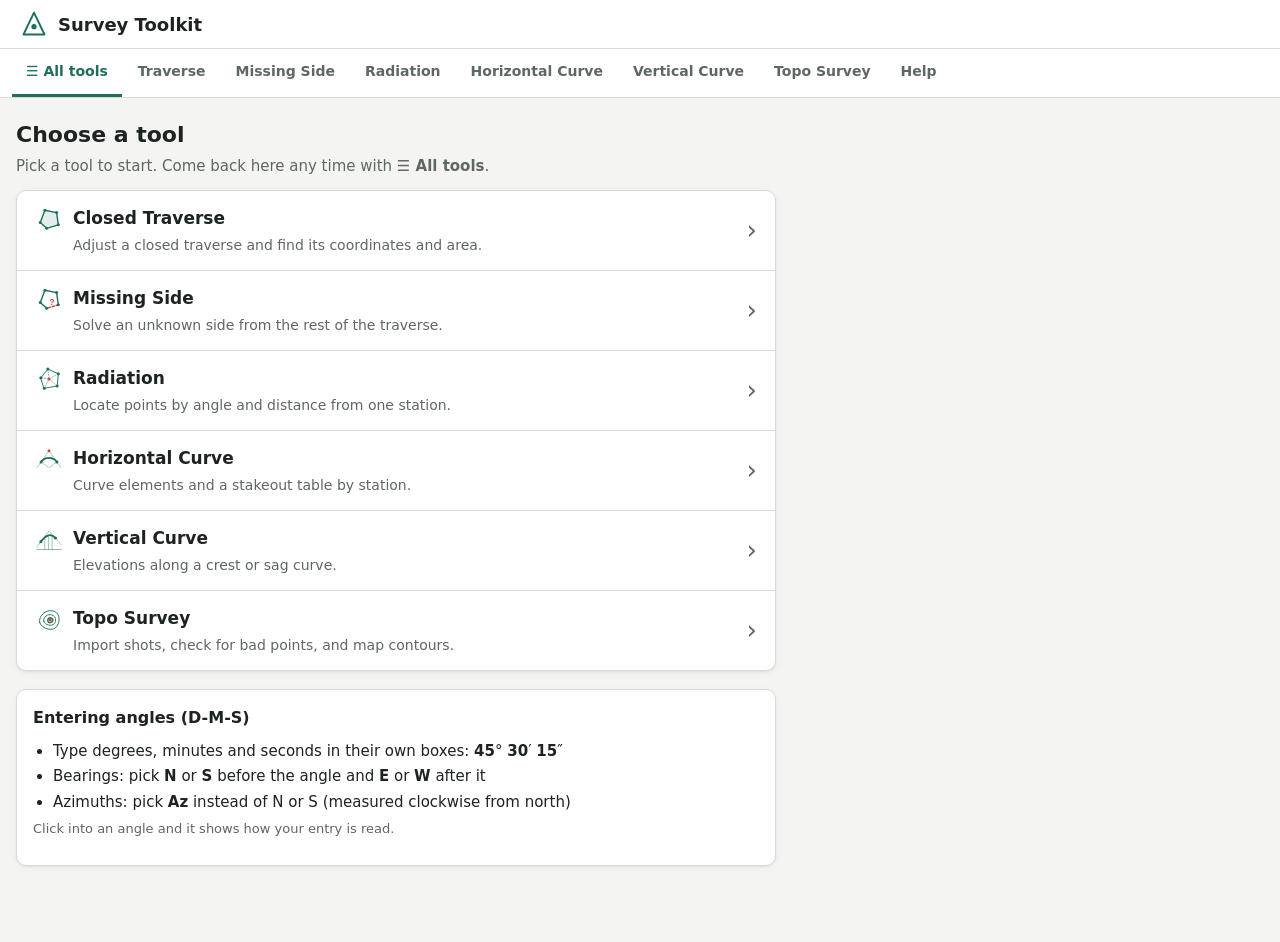
<file: index.html>
<!doctype html>
<html lang="en">
<head>
  <meta charset="utf-8">
  <meta name="viewport" content="width=device-width, initial-scale=1">
  <title>Survey Toolkit</title>
  <meta name="description" content="Engineering surveying calculations: traverses, missing sides, radiation, horizontal and vertical curves, and topographic surface analysis.">
  <link rel="stylesheet" href="css/styles.css?v=20261112b">
</head>
<body>
  <header class="app-header">
    <div class="brand" role="button" tabindex="0" data-go="home" title="Back to the tool menu">
      <svg viewBox="0 0 32 32" width="28" height="28" aria-hidden="true"><path d="M16 3 4 28h24L16 3Z" fill="none" stroke="currentColor" stroke-width="2.2" stroke-linejoin="round"/><circle cx="16" cy="19" r="3" fill="currentColor"/></svg>
      <span>Survey Toolkit</span>
    </div>
    <!-- Shared settings; each tool's form has visible copies that stay in sync. -->
    <select id="units" hidden>
      <option value="ft">Feet</option>
      <option value="m">Meters</option>
    </select>
    <select id="secDec" hidden>
      <option value="0">1"</option>
      <option value="1">0.1"</option>
    </select>
  </header>

  <nav class="tabs" role="tablist">
    <button role="tab" data-tab="home" class="active home-tab">☰ All tools</button>
    <button role="tab" data-tab="traverse">Traverse</button>
    <button role="tab" data-tab="missing">Missing Side</button>
    <button role="tab" data-tab="radiation">Radiation</button>
    <button role="tab" data-tab="hcurve">Horizontal Curve</button>
    <button role="tab" data-tab="vcurve">Vertical Curve</button>
    <button role="tab" data-tab="topo">Topo Survey</button>
    <button role="tab" data-tab="help">Help</button>
  </nav>

  <main>
    <!-- ================= TRAVERSE ================= -->
    <section id="tab-home" class="tab-panel active">
      <div class="panel-head">
        <h1>Choose a tool</h1>
        <p>Pick a tool to start. Come back here any time with <strong>☰ All tools</strong>.</p>
      </div>
      <div class="tool-list">
        <button class="tool-item" data-go="traverse">
          <span class="tool-text"><span class="tool-title"><svg class="tool-icon" width="32" height="32" viewBox="0 0 48 48" fill="none" stroke="currentColor" stroke-width="2.4" stroke-linejoin="round" stroke-linecap="round" aria-hidden="true"><path d="M9 30 17 9 37 13 40 34 20 40Z" fill="currentColor" fill-opacity="0.12"/><circle cx="9" cy="30" r="2.6" fill="currentColor" stroke="none"/><circle cx="17" cy="9" r="2.6" fill="currentColor" stroke="none"/><circle cx="37" cy="13" r="2.6" fill="currentColor" stroke="none"/><circle cx="40" cy="34" r="2.6" fill="currentColor" stroke="none"/><circle cx="20" cy="40" r="2.6" fill="currentColor" stroke="none"/></svg>Closed Traverse</span><span class="tool-desc">Adjust a closed traverse and find its coordinates and area.</span></span>
          <span class="tool-arrow" aria-hidden="true">›</span>
        </button>
        <button class="tool-item" data-go="missing">
          <span class="tool-text"><span class="tool-title"><svg class="tool-icon" width="32" height="32" viewBox="0 0 48 48" fill="none" stroke="currentColor" stroke-width="2.4" stroke-linejoin="round" stroke-linecap="round" aria-hidden="true"><path d="M20 40 9 30 17 9 37 13 40 34"/><path d="M40 34 20 40" stroke="#d0453a" stroke-dasharray="4 3"/><text x="25" y="34" fill="#d0453a" stroke="none" font-size="14" font-weight="700" font-family="sans-serif">?</text><circle cx="9" cy="30" r="2.6" fill="currentColor" stroke="none"/><circle cx="17" cy="9" r="2.6" fill="currentColor" stroke="none"/><circle cx="37" cy="13" r="2.6" fill="currentColor" stroke="none"/><circle cx="20" cy="40" r="2.6" fill="currentColor" stroke="none"/><circle cx="40" cy="34" r="2.6" fill="currentColor" stroke="none"/></svg>Missing Side</span><span class="tool-desc">Solve an unknown side from the rest of the traverse.</span></span>
          <span class="tool-arrow" aria-hidden="true">›</span>
        </button>
        <button class="tool-item" data-go="radiation">
          <span class="tool-text"><span class="tool-title"><svg class="tool-icon" width="32" height="32" viewBox="0 0 48 48" fill="none" stroke="currentColor" stroke-width="2.4" stroke-linejoin="round" stroke-linecap="round" aria-hidden="true"><path d="M10 22 22 7 40 15 38 36 16 40Z" stroke-width="1.6"/><path d="M24 24 10 22" stroke-width="1.3" stroke-dasharray="3 2.5" opacity="0.6"/><path d="M24 24 22 7" stroke-width="1.3" stroke-dasharray="3 2.5" opacity="0.6"/><path d="M24 24 40 15" stroke-width="1.3" stroke-dasharray="3 2.5" opacity="0.6"/><path d="M24 24 38 36" stroke-width="1.3" stroke-dasharray="3 2.5" opacity="0.6"/><path d="M24 24 16 40" stroke-width="1.3" stroke-dasharray="3 2.5" opacity="0.6"/><circle cx="10" cy="22" r="2.6" fill="currentColor" stroke="none"/><circle cx="22" cy="7" r="2.6" fill="currentColor" stroke="none"/><circle cx="40" cy="15" r="2.6" fill="currentColor" stroke="none"/><circle cx="38" cy="36" r="2.6" fill="currentColor" stroke="none"/><circle cx="16" cy="40" r="2.6" fill="currentColor" stroke="none"/><circle cx="24" cy="24" r="2.6" fill="#d0453a" stroke="none"/></svg>Radiation</span><span class="tool-desc">Locate points by angle and distance from one station.</span></span>
          <span class="tool-arrow" aria-hidden="true">›</span>
        </button>
        <button class="tool-item" data-go="hcurve">
          <span class="tool-text"><span class="tool-title"><svg class="tool-icon" width="32" height="32" viewBox="0 0 48 48" fill="none" stroke="currentColor" stroke-width="2.4" stroke-linejoin="round" stroke-linecap="round" aria-hidden="true"><path d="M4 38 24 10 44 38" stroke-width="1.3" stroke-dasharray="3 2.5" opacity="0.6"/><path d="M10.4 29 24 38.7 37.6 29" stroke-width="1.3" stroke-dasharray="3 2.5" opacity="0.6"/><path d="M10.4 29A16.7 16.7 0 0 1 37.6 29" stroke-width="3.2"/><circle cx="10.4" cy="29" r="2.6" fill="currentColor" stroke="none"/><circle cx="37.6" cy="29" r="2.6" fill="currentColor" stroke="none"/><circle cx="24" cy="10" r="2.6" fill="#d0453a" stroke="none"/></svg>Horizontal Curve</span><span class="tool-desc">Curve elements and a stakeout table by station.</span></span>
          <span class="tool-arrow" aria-hidden="true">›</span>
        </button>
        <button class="tool-item" data-go="vcurve">
          <span class="tool-text"><span class="tool-title"><svg class="tool-icon" width="32" height="32" viewBox="0 0 48 48" fill="none" stroke="currentColor" stroke-width="2.4" stroke-linejoin="round" stroke-linecap="round" aria-hidden="true"><path d="M3 38 24 10 45 34" stroke-width="1.3" stroke-dasharray="3 2.5" opacity="0.6"/><path d="M16.8 23.3V42M23.2 19.8V42M29.3 20.1V42" stroke-width="1.2" opacity="0.6"/><path d="M3 42H45" stroke-width="1.4" opacity="0.6"/><path d="M10 28.7Q24 10 35 22.4" stroke-width="3.2"/><circle cx="10" cy="28.7" r="2.6" fill="currentColor" stroke="none"/><circle cx="35" cy="22.4" r="2.6" fill="currentColor" stroke="none"/></svg>Vertical Curve</span><span class="tool-desc">Elevations along a crest or sag curve.</span></span>
          <span class="tool-arrow" aria-hidden="true">›</span>
        </button>
        <button class="tool-item" data-go="topo">
          <span class="tool-text"><span class="tool-title"><svg class="tool-icon" width="32" height="32" viewBox="0 0 48 48" fill="none" stroke="currentColor" stroke-width="2.4" stroke-linejoin="round" stroke-linecap="round" aria-hidden="true"><path d="M8 30C6 18 18 8 30 10S44 26 38 36 12 42 8 30Z" stroke-width="1.6"/><path d="M15 28C14 20 22 15 29 17S37 27 33 32 17 35 15 28Z" stroke-width="1.6"/><path d="M22 26C22 22 26 21 29 23S31 29 27 30 22 29 22 26Z"/><circle cx="26" cy="25.5" r="2.6" fill="#d0453a" stroke="none"/></svg>Topo Survey</span><span class="tool-desc">Import shots, check for bad points, and map contours.</span></span>
          <span class="tool-arrow" aria-hidden="true">›</span>
        </button>
      </div>
      <div class="card dms-card">
        <h2>Entering angles (D-M-S)</h2>
        <div class="dms-guide"></div>
      </div>
    </section>

    <section id="tab-traverse" class="tab-panel">
      <div class="panel-head">
        <h1>Closed Traverse</h1>
        <p>Enter each course in order around the figure. The program finds the errors in the data, corrects the distances, angles, latitudes and departures, then computes coordinates and area.</p>
      </div>
      <div class="dms-guide compact"></div>
      <div class="card">
        <div class="form-row">
          <label class="switch-row">
            <input type="checkbox" id="tr-latdep" role="switch">
            <span class="switch" aria-hidden="true"></span>
            <span>Enter latitudes &amp; departures<br><span class="opt">instead of distances and angles</span></span>
          </label>
          <label class="dist-only">Direction type
            <select id="tr-dirtype">
              <option value="direction">Bearings or azimuths</option>
              <option value="angles">Interior angles</option>
            </select>
          </label>
          <label class="angles-only">Traverse runs
            <select id="tr-turn">
              <option value="cw">Clockwise</option>
              <option value="ccw">Counter-clockwise</option>
            </select>
          </label>
          <label class="angles-only">Direction of first course (D-M-S)
            <input id="tr-startdir" type="text" data-kind="dir" placeholder="N 45-30-00 E or 45-30-00">
          </label>
          <label>Adjustment
            <select id="tr-method">
              <option value="compass">Compass (Bowditch) rule</option>
              <option value="transit">Transit rule</option>
              <option value="none">None (show closure only)</option>
            </select>
          </label>
          <label>Start N <input id="tr-n" type="text" value="5000.00"></label>
          <label>Start E <input id="tr-e" type="text" value="5000.00"></label>
          <label>Required precision 1:
            <input id="tr-req" type="text" value="10000">
          </label>
        </div>
        <p class="hint" id="tr-hint"></p>
        <div id="tr-grid"></div>
        <div class="btn-row">
          <button class="btn" data-act="add-row" data-grid="tr">+ Add course</button>
          <button class="btn primary" id="tr-run">Compute</button>
          <button class="btn ghost" id="tr-example">Load example</button>
          <button class="btn ghost" id="tr-clear">Clear</button>
        </div>
      </div>
      <div id="tr-out" class="results"></div>
    </section>

    <!-- ================= MISSING DATA ================= -->
    <section id="tab-missing" class="tab-panel">
      <div class="panel-head">
        <h1>Missing Side (Traverse)</h1>
        <p>Leave a value blank or type <code>?</code> where it is unknown. Closure (ΣLat = 0, ΣDep = 0) supplies two equations, so up to two unknowns can be found:</p>
        <ul class="compact">
          <li>Length <em>and</em> direction of one course</li>
          <li>Lengths of two courses</li>
          <li>Directions of two courses (two solutions possible)</li>
          <li>Length of one course and direction of another (two solutions possible)</li>
        </ul>
      </div>
      <div class="dms-guide compact"></div>
      <div class="card">
        <div class="form-row">
          <label>Start N <input id="ms-n" type="text" value="5000.00"></label>
          <label>Start E <input id="ms-e" type="text" value="5000.00"></label>
        </div>
        <div id="ms-grid"></div>
        <div class="btn-row">
          <button class="btn" data-act="add-row" data-grid="ms">+ Add course</button>
          <button class="btn primary" id="ms-run">Solve</button>
          <button class="btn ghost" id="ms-example">Load example</button>
          <button class="btn ghost" id="ms-clear">Clear</button>
        </div>
      </div>
      <div id="ms-out" class="results"></div>
    </section>

    <!-- ================= RADIATION ================= -->
    <section id="tab-radiation" class="tab-panel">
      <div class="panel-head">
        <h1>Radiation Survey</h1>
        <p>All points are located by an angle (or direction) and a horizontal distance from one occupied station. The points are joined in the order entered to form the parcel boundary.</p>
      </div>
      <div class="dms-guide compact"></div>
      <div class="card">
        <div class="form-row">
          <label>Occupied station <input id="rd-name" type="text" value="STA 100"></label>
          <label>N <input id="rd-n" type="text" value="10000.00"></label>
          <label>E <input id="rd-e" type="text" value="5000.00"></label>
          <label>Readings are
            <select id="rd-ref">
              <option value="angle">Angles right from backsight</option>
              <option value="direction">Azimuths / bearings</option>
            </select>
          </label>
          <label class="rd-bs">Backsight direction (D-M-S) <input id="rd-bs" type="text" data-kind="dir" value="0-00-00" placeholder="azimuth or bearing"></label>
          <label class="check"><input id="rd-incl" type="checkbox"> Occupied station is a corner of the parcel</label>
        </div>
        <div id="rd-grid"></div>
        <div class="btn-row">
          <button class="btn" data-act="add-row" data-grid="rd">+ Add point</button>
          <button class="btn primary" id="rd-run">Compute</button>
          <button class="btn ghost" id="rd-example">Load example</button>
          <button class="btn ghost" id="rd-clear">Clear</button>
        </div>
      </div>
      <div id="rd-out" class="results"></div>
    </section>

    <!-- ================= HORIZONTAL CURVE ================= -->
    <section id="tab-hcurve" class="tab-panel">
      <div class="panel-head">
        <h1>Horizontal Curve</h1>
        <p>Simple circular curve elements and a stakeout table with deflection angles, chords and tangent offsets at every full station of the chosen interval.</p>
      </div>
      <div class="dms-guide compact"></div>
      <div class="card">
        <div class="form-grid">
          <label>Intersection angle Δ (D-M-S) <input id="hc-delta" type="text" data-kind="angle" placeholder="24-00-00"></label>
          <label>Curve defined by
            <select id="hc-by">
              <option value="D">Degree of curvature</option>
              <option value="R">Radius</option>
            </select>
          </label>
          <label class="hc-D">Degree of curvature D (D-M-S) <input id="hc-D" type="text" data-kind="angle" placeholder="4-00-00"></label>
          <label class="hc-R">Radius R <input id="hc-R" type="text" placeholder="1432.39"></label>
          <label>D definition
            <select id="hc-ddef">
              <option value="arc">Arc (highway)</option>
              <option value="chord">Chord (railway)</option>
            </select>
          </label>
          <label>D base length <input id="hc-base" type="text" value="100"></label>
          <label>Known station is the
            <select id="hc-statype">
              <option value="PI">PI</option>
              <option value="PC">PC</option>
            </select>
          </label>
          <label>Station <input id="hc-sta" type="text" placeholder="64+27.30"></label>
          <label>Stakeout interval
            <select id="hc-int">
              <option value="25">25</option>
              <option value="50" selected>50</option>
              <option value="100">100</option>
              <option value="20">20</option>
              <option value="10">10</option>
            </select>
          </label>
          <label>Curve turns
            <select id="hc-turn">
              <option value="right">Right</option>
              <option value="left">Left</option>
            </select>
          </label>
          <label>PI northing <span class="opt">(optional)</span><input id="hc-pin" type="text"></label>
          <label>PI easting <span class="opt">(optional)</span><input id="hc-pie" type="text"></label>
          <label>Back tangent direction <span class="opt">(optional)</span><input id="hc-baz" type="text" data-kind="dir" placeholder="N 75-00-00 E"></label>
        </div>
        <div class="btn-row">
          <button class="btn primary" id="hc-run">Compute</button>
          <button class="btn ghost" id="hc-example">Load example</button>
        </div>
      </div>
      <div id="hc-out" class="results"></div>
    </section>

    <!-- ================= VERTICAL CURVE ================= -->
    <section id="tab-vcurve" class="tab-panel">
      <div class="panel-head">
        <h1>Vertical Curve</h1>
        <p>Equal-tangent parabolic curve. Elevations are computed at the BVC, EVC, PVI, high/low point and every full station of the chosen interval.</p>
      </div>
      <div class="card">
        <div class="form-grid">
          <label>PVI station <input id="vc-sta" type="text" placeholder="50+00"></label>
          <label>PVI elevation <input id="vc-elev" type="text" placeholder="500.00"></label>
          <label>Curve length L <input id="vc-L" type="text" placeholder="400"></label>
          <label>Back grade g₁ (%) <input id="vc-g1" type="text" placeholder="+3.0"></label>
          <label>Forward grade g₂ (%) <input id="vc-g2" type="text" placeholder="-2.0"></label>
          <label>Point interval
            <select id="vc-int">
              <option value="25">25</option>
              <option value="50" selected>50</option>
              <option value="100">100</option>
              <option value="20">20</option>
              <option value="10">10</option>
            </select>
          </label>
          <label>Elevation at station <span class="opt">(optional)</span><input id="vc-look" type="text" placeholder="50+40"></label>
        </div>
        <div class="btn-row">
          <button class="btn primary" id="vc-run">Compute</button>
          <button class="btn ghost" id="vc-example">Load example</button>
        </div>
      </div>
      <div id="vc-out" class="results"></div>
    </section>

    <!-- ================= TOPO ================= -->
    <section id="tab-topo" class="tab-panel">
      <div class="panel-head">
        <h1>Topographic Survey</h1>
        <p>Load shots from a file or paste them. Supported: CSV / TXT / tab or space delimited (PNEZD, PENZD, PNEZ, PENZ, NEZ, XYZ or any file with a header row), LandXML (CgPoints or surface points) and GeoJSON points with Z.</p>
      </div>
      <div class="card">
        <div class="form-row">
          <label>File <input id="tp-file" type="file" accept=".csv,.txt,.xyz,.pnezd,.xml,.landxml,.json,.geojson,.asc,.dat"></label>
          <label>Format
            <select id="tp-format">
              <option value="auto">Auto-detect</option>
              <option value="PNEZD">PNEZD</option>
              <option value="PENZD">PENZD</option>
              <option value="PNEZ">PNEZ</option>
              <option value="PENZ">PENZ</option>
              <option value="NEZ">NEZ</option>
              <option value="XYZ">XYZ / ENZ</option>
              <option value="landxml">LandXML</option>
              <option value="geojson">GeoJSON</option>
            </select>
          </label>
        </div>
        <textarea id="tp-text" rows="7" spellcheck="false" placeholder="1001,10000.00,5000.00,742.15,GS&#10;1002,10012.50,5021.30,742.80,GS&#10;…"></textarea>
        <div class="form-row">
          <label>Contour interval <input id="tp-ci" type="text" value="1"></label>
          <label>Index every <input id="tp-idx" type="text" value="5"></label>
          <label>Max triangle edge <span class="opt">(0 = none)</span><input id="tp-maxedge" type="text" value="0"></label>
          <label>Reference elev. for volumes <span class="opt">(optional)</span><input id="tp-ref" type="text"></label>
        </div>
        <div class="btn-row">
          <button class="btn primary" id="tp-run">Load &amp; analyse</button>
          <button class="btn ghost" id="tp-example">Load example</button>
        </div>
      </div>
      <div id="tp-out" class="results"></div>
    </section>

    <!-- ================= HELP ================= -->
    <section id="tab-help" class="tab-panel">
      <div class="panel-head"><h1>Help &amp; formulas</h1></div>
      <div class="card prose">
        <h2>Entering angles and directions</h2>
        <ul>
          <li>Angles: type degrees, minutes and seconds in their own boxes (seconds may have decimals). Typing <code>-</code> or a space jumps to the next box, and pasting a whole angle such as <code>45-30-15</code> fills all three.</li>
          <li>Bearings: pick <b>N</b> or <b>S</b> before the angle and <b>E</b> or <b>W</b> after it.</li>
          <li>Azimuths: pick <b>Az</b> instead of N or S; measured clockwise from north (0–360°).</li>
          <li>Stations: <code>12+34.56</code> (feet, 100 per station) or <code>1+234.567</code> (meters, 1000 per station). Plain numbers also work.</li>
          <li>Tables accept pasting straight from a spreadsheet (tab or comma separated).</li>
        </ul>
        <h2>Traverse</h2>
        <ul>
          <li>Latitude = L·cos(Az), Departure = L·sin(Az).</li>
          <li>Interior angle sum = (n − 2)·180°. The misclosure is distributed equally to each angle.</li>
          <li>Clockwise traverse: Az<sub>next</sub> = Az<sub>prev</sub> + 180° − ∠. Counter-clockwise: Az<sub>next</sub> = Az<sub>prev</sub> + 180° + ∠.</li>
          <li>Linear misclosure = √(ΣLat² + ΣDep²); precision = 1 : (perimeter ÷ misclosure).</li>
          <li>Compass rule: c<sub>Lat</sub> = −ΣLat · L / P, c<sub>Dep</sub> = −ΣDep · L / P.</li>
          <li>Transit rule: c<sub>Lat</sub> = −ΣLat · |Lat| / Σ|Lat|, c<sub>Dep</sub> = −ΣDep · |Dep| / Σ|Dep|.</li>
          <li>Area by coordinates: A = ½ |Σ(E<sub>i</sub>·N<sub>i+1</sub> − E<sub>i+1</sub>·N<sub>i</sub>)|, checked by the DMD method.</li>
        </ul>
        <h2>Horizontal curve</h2>
        <ul>
          <li>Arc definition: R = (base · 180) / (π · D). Chord definition: R = (base / 2) / sin(D/2).</li>
          <li>T = R·tan(Δ/2), L = base · Δ / D, LC = 2R·sin(Δ/2), E = R(sec(Δ/2) − 1), M = R(1 − cos(Δ/2)).</li>
          <li>PC = PI − T, PT = PC + L. Deflection to a point l beyond the PC = l·D / (2·base); chord = 2R·sin(deflection).</li>
          <li>Tangent offsets: x = R·sin θ, y = R(1 − cos θ) with θ = 2 × deflection.</li>
        </ul>
        <h2>Vertical curve</h2>
        <ul>
          <li>BVC = PVI − L/2, EVC = PVI + L/2, A = g₂ − g₁, K = L / |A|.</li>
          <li>Elevation x from the BVC: y = y<sub>BVC</sub> + g₁·x/100 + (A / 200L)·x².</li>
          <li>High/low point: x = −g₁·L / A (when it falls within the curve).</li>
        </ul>
        <h2>Topographic survey</h2>
        <ul>
          <li>A Delaunay TIN is built from the shots. Points at identical N/E are kept once and reported.</li>
          <li>Spikes: each point's elevation is compared with the mean of its TIN neighbours; residuals with a robust z-score above 3.5 are flagged (typical cause: wrong rod height or a shot on an object).</li>
          <li>Volumes above/below a reference elevation are computed from triangular prisms, split exactly where they cross the reference plane.</li>
          <li>Contours are traced through the TIN by linear interpolation and can be exported as DXF.</li>
        </ul>
        <p class="hint">Always check results independently before using them for design, construction or a legal description.</p>
      </div>
    </section>
  </main>

  <div id="tooltip" class="tooltip" hidden></div>

  <script src="js/core.js?v=20261112b"></script>
  <script src="js/traverse.js?v=20261112b"></script>
  <script src="js/curves.js?v=20261112b"></script>
  <script src="js/topo.js?v=20261112b"></script>
  <script src="js/samples.js?v=20261112b"></script>
  <script src="js/ui.js?v=20261112b"></script>
  <script src="js/app.js?v=20261112b"></script>
</body>
</html>
</file>
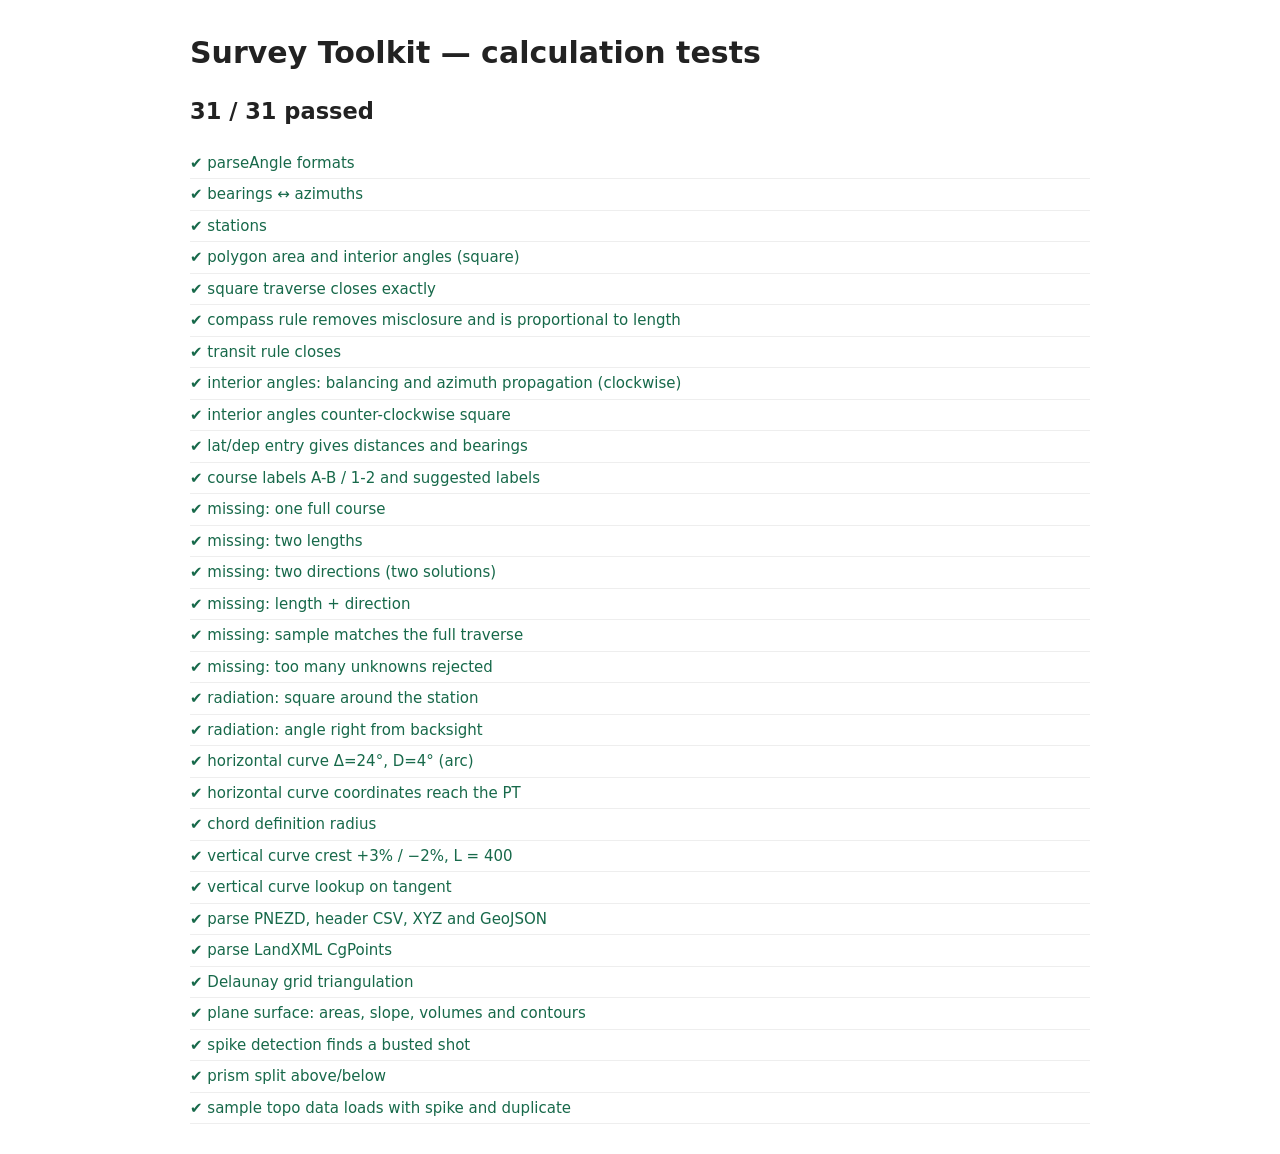
<file: tests/index.html>
<!doctype html>
<html lang="en">
<head>
  <meta charset="utf-8">
  <meta name="viewport" content="width=device-width, initial-scale=1">
  <title>Survey Toolkit tests</title>
  <style>
    body { font: 15px/1.5 system-ui, sans-serif; max-width: 900px; margin: 30px auto; padding: 0 16px; background: #fff; color: #222; }
    ul { list-style: none; padding: 0; }
    li { padding: 4px 0; border-bottom: 1px solid #eee; }
    .ok { color: #17694a; }
    .fail { color: #b3261e; font-weight: 600; }
  </style>
</head>
<body>
  <h1>Survey Toolkit — calculation tests</h1>
  <div id="results">Running…</div>
  <script src="../js/core.js"></script>
  <script src="../js/traverse.js"></script>
  <script src="../js/curves.js"></script>
  <script src="../js/topo.js"></script>
  <script src="../js/samples.js"></script>
  <script src="tests.js"></script>
</body>
</html>
</file>
<file: css/styles.css>
:root {
  --bg: #f4f5f2;
  --surface: #ffffff;
  --surface-2: #f0f2ee;
  --text: #1d2321;
  --muted: #5d6763;
  --border: #d7dcd8;
  --accent: #1f6f5c;
  --accent-ink: #ffffff;
  --accent-soft: #e2f0ea;
  --warn-bg: #fff4d6;
  --warn-ink: #7a5300;
  --corr-bg: #fff1c2;
  --solved-bg: #dcefff;
  --bad-bg: #fde3e1;
  --bad-ink: #9b1c13;
  --good-ink: #17694a;
  --plot-line: #1f6f5c;
  --plot-raw: #c0392b;
  --plot-grid: #e3e7e4;
  --plot-text: #2a302e;
  --plot-contour: #7a5536;
  --plot-index: #4a2f18;
  --plot-tin: rgba(40, 60, 55, 0.25);
  --shadow: 0 1px 2px rgba(0, 0, 0, 0.06), 0 2px 8px rgba(0, 0, 0, 0.04);
  --radius: 10px;
  --mono: ui-monospace, "Cascadia Mono", Consolas, "SFMono-Regular", Menlo, monospace;
  color-scheme: light;
}

@media (prefers-color-scheme: dark) {
  :root {
    --bg: #141816;
    --surface: #1c211f;
    --surface-2: #232927;
    --text: #e6ebe8;
    --muted: #9aa6a1;
    --border: #333b38;
    --accent: #4fbf9f;
    --accent-ink: #0d1412;
    --accent-soft: #1f3a32;
    --warn-bg: #3b3018;
    --warn-ink: #f3d38a;
    --corr-bg: #4a3c12;
    --solved-bg: #17344d;
    --bad-bg: #4a1f1c;
    --bad-ink: #ffb4ab;
    --good-ink: #7fdcb6;
    --plot-line: #4fbf9f;
    --plot-raw: #ff7b6b;
    --plot-grid: #262d2a;
    --plot-text: #dfe6e2;
    --plot-contour: #d0a47c;
    --plot-index: #f1caa2;
    --plot-tin: rgba(200, 220, 210, 0.22);
    --shadow: none;
    color-scheme: dark;
  }
}

* { box-sizing: border-box; }

html, body { margin: 0; }

body {
  background: var(--bg);
  color: var(--text);
  font: 15px/1.5 system-ui, -apple-system, "Segoe UI", Roboto, sans-serif;
}

code { font-family: var(--mono); font-size: 0.9em; background: var(--surface-2); padding: 1px 5px; border-radius: 4px; }

.app-header {
  display: flex; align-items: center; gap: 12px 28px; flex-wrap: wrap;
  padding: 10px 20px; background: var(--surface); border-bottom: 1px solid var(--border);
}
.brand { display: flex; align-items: center; gap: 10px; font-weight: 700; font-size: 18px; color: var(--accent); }
.brand span { color: var(--text); }

.tabs {
  display: flex; gap: 2px; padding: 0 12px; overflow-x: auto;
  background: var(--surface); border-bottom: 1px solid var(--border);
  position: sticky; top: 0; z-index: 5;
}
.tabs button {
  border: 0; background: none; color: var(--muted); font: inherit; font-weight: 600; font-size: 14px;
  padding: 12px 14px; cursor: pointer; border-bottom: 3px solid transparent; white-space: nowrap;
}
.tabs button:hover { color: var(--text); }
.tabs button.active { color: var(--accent); border-bottom-color: var(--accent); }

main { max-width: 1280px; margin: 0 auto; padding: 20px 16px 60px; }

.tab-panel { display: none; }
.tab-panel.active { display: block; }

.panel-head h1 { margin: 0 0 4px; font-size: 22px; }
.panel-head p { margin: 0 0 12px; color: var(--muted); max-width: 900px; }
ul.compact { margin: -6px 0 14px; color: var(--muted); padding-left: 22px; }

.card {
  background: var(--surface); border: 1px solid var(--border); border-radius: var(--radius);
  padding: 16px; box-shadow: var(--shadow); margin-bottom: 16px;
}
.card h2 { margin: 0 0 10px; font-size: 16px; }
.card h3 { margin: 14px 0 8px; font-size: 14px; }

label { font-size: 13px; color: var(--muted); }
.form-row { display: flex; flex-wrap: wrap; gap: 12px 16px; margin-bottom: 12px; align-items: flex-end; }
.form-row label, .form-grid label { display: flex; flex-direction: column; gap: 4px; }
.form-row label.check, .form-grid label.check { flex-direction: row; align-items: center; gap: 8px; padding-bottom: 8px; }
.form-grid { display: grid; grid-template-columns: repeat(auto-fill, minmax(190px, 1fr)); gap: 12px 16px; margin-bottom: 12px; }
.opt { font-size: 11px; color: var(--muted); font-weight: 400; }

input[type="text"], select, textarea {
  font: inherit; font-size: 14px; color: var(--text); background: var(--surface);
  border: 1px solid var(--border); border-radius: 6px; padding: 7px 9px; min-width: 0;
}
input[type="text"]:focus, select:focus, textarea:focus { outline: 2px solid var(--accent); outline-offset: -1px; border-color: var(--accent); }
textarea { width: 100%; font-family: var(--mono); font-size: 13px; resize: vertical; margin-bottom: 12px; }
input[type="file"] { font-size: 13px; color: var(--text); }

.hint { color: var(--muted); font-size: 13px; margin: 0 0 10px; }
.hint:empty { display: none; }

.btn-row { display: flex; flex-wrap: wrap; gap: 8px; margin-top: 12px; }
.btn {
  font: inherit; font-size: 14px; font-weight: 600; cursor: pointer;
  border: 1px solid var(--border); background: var(--surface-2); color: var(--text);
  padding: 7px 14px; border-radius: 6px;
}
.btn:hover { border-color: var(--accent); }
.btn.primary { background: var(--accent); color: var(--accent-ink); border-color: var(--accent); }
.btn.primary:hover { filter: brightness(1.08); }
.btn.ghost { background: transparent; }
.btn.small { font-size: 12px; padding: 4px 10px; }

/* Input grid */
.grid-wrap { overflow-x: auto; }
table.grid { border-collapse: collapse; width: 100%; min-width: 480px; }
table.grid th { text-align: left; font-size: 12px; color: var(--muted); font-weight: 600; padding: 4px 6px; border-bottom: 1px solid var(--border); }
table.grid td { padding: 3px 4px; }
table.grid td.num { color: var(--muted); font-size: 12px; width: 28px; text-align: right; padding-right: 8px; }
table.grid input { width: 100%; font-family: var(--mono); font-size: 13px; }
table.grid .del { border: 0; background: none; color: var(--muted); cursor: pointer; font-size: 18px; line-height: 1; padding: 2px 6px; }
table.grid .del:hover { color: var(--bad-ink); }
.col-hidden { display: none; }

/* Results */
.results { scroll-margin-top: 56px; }
.results:empty { display: none; }
.summary { display: grid; grid-template-columns: repeat(auto-fill, minmax(180px, 1fr)); gap: 10px; margin-bottom: 14px; }
.stat { background: var(--surface-2); border-radius: 8px; padding: 10px 12px; }
.stat .k { font-size: 12px; color: var(--muted); }
.stat .v { font-size: 17px; font-weight: 700; font-family: var(--mono); word-break: break-word; }
.stat .s { font-size: 12px; color: var(--muted); font-family: var(--mono); }
.stat.good .v { color: var(--good-ink); }
.stat.bad { background: var(--bad-bg); }
.stat.bad .v { color: var(--bad-ink); }

.msg { padding: 10px 12px; border-radius: 8px; margin-bottom: 10px; font-size: 14px; }
.msg.error { background: var(--bad-bg); color: var(--bad-ink); }
.msg.warn { background: var(--warn-bg); color: var(--warn-ink); }
.msg.info { background: var(--accent-soft); }
.msg ul { margin: 4px 0 0; padding-left: 20px; }

.table-wrap { overflow-x: auto; margin-bottom: 8px; }
table.out { border-collapse: collapse; width: 100%; font-size: 13px; }
table.out th, table.out td { padding: 5px 8px; border-bottom: 1px solid var(--border); white-space: nowrap; }
table.out th { text-align: right; color: var(--muted); font-weight: 600; font-size: 12px; background: var(--surface-2); position: sticky; top: 0; }
table.out th:first-child, table.out td:first-child { text-align: left; }
table.out td { text-align: right; font-family: var(--mono); }
table.out td.txt { text-align: left; font-family: inherit; }
table.out tr.total td { font-weight: 700; border-top: 2px solid var(--border); }
table.out td.corr { background: var(--corr-bg); }
table.out td.solved { background: var(--solved-bg); font-weight: 700; }
table.out td.flag { background: var(--bad-bg); color: var(--bad-ink); font-weight: 700; }
table.out tr.key td { font-weight: 700; }
table.out tbody tr:hover td { filter: brightness(0.97); }

.legend { display: flex; gap: 14px; flex-wrap: wrap; font-size: 12px; color: var(--muted); margin: 4px 0 8px; }
.swatch { display: inline-block; width: 12px; height: 12px; border-radius: 3px; vertical-align: -2px; margin-right: 4px; border: 1px solid var(--border); }
.swatch.corr { background: var(--corr-bg); }
.swatch.solved { background: var(--solved-bg); }
.swatch.flag { background: var(--bad-bg); }

.block-head { display: flex; justify-content: space-between; align-items: center; gap: 8px; flex-wrap: wrap; }
.block-head h2 { margin: 0; }

.two-col { display: grid; grid-template-columns: minmax(0, 3fr) minmax(0, 2fr); gap: 16px; }
@media (max-width: 900px) { .two-col { grid-template-columns: 1fr; } }

canvas.plot { width: 100%; height: 380px; display: block; background: var(--surface); border: 1px solid var(--border); border-radius: 8px; }
canvas.plot.tall { height: 600px; }
@media (max-width: 600px) { canvas.plot.tall { height: 420px; } }

.layer-toggles { display: flex; flex-wrap: wrap; gap: 6px 14px; margin-bottom: 8px; }
.layer-toggles label { display: flex; align-items: center; gap: 5px; color: var(--text); }

.colorbar { display: flex; align-items: center; gap: 8px; font-size: 12px; color: var(--muted); font-family: var(--mono); margin-top: 6px; }
.colorbar .bar { flex: 0 1 240px; height: 10px; border-radius: 5px; }

.tooltip {
  position: fixed; pointer-events: none; z-index: 50; background: var(--text); color: var(--bg);
  padding: 6px 9px; border-radius: 6px; font-size: 12px; font-family: var(--mono); white-space: pre; box-shadow: var(--shadow);
}

.prose h2 { font-size: 16px; margin: 18px 0 6px; }
.prose h2:first-child { margin-top: 0; }
.prose ul { margin: 0; padding-left: 22px; }
.prose li { margin: 3px 0; }

@media print {
  .tabs, .tool-settings, .btn-row, .btn, .card:not(.result-card) { display: none !important; }
  .tab-panel:not(.active) { display: none !important; }
  body { background: #fff; }
}

/* Tool menu */
.brand[data-go] { cursor: pointer; }
.tabs .home-tab { color: var(--text); }
.tool-list {
  display: flex; flex-direction: column; max-width: 760px; margin-bottom: 18px;
  background: var(--surface); border: 1px solid var(--border); border-radius: var(--radius); box-shadow: var(--shadow); overflow: hidden;
}
.tool-item {
  display: flex; align-items: center; gap: 12px; width: 100%; text-align: left;
  font: inherit; color: var(--text); background: none; border: 0; border-top: 1px solid var(--border);
  padding: 14px 18px; cursor: pointer;
}
.tool-item:first-child { border-top: 0; }
.tool-item:hover, .tool-item:focus-visible { background: var(--accent-soft); outline: none; }
.tool-text { display: flex; flex-direction: column; gap: 2px; min-width: 0; flex: 1; }
.tool-title { display: flex; align-items: center; gap: 10px; font-size: 17px; font-weight: 700; color: var(--text); }
.tool-icon { width: 28px; height: 28px; flex: none; color: var(--accent); }
.tool-desc { font-size: 14px; color: var(--muted); padding-left: 38px; white-space: nowrap; overflow: hidden; text-overflow: ellipsis; }
@media (max-width: 560px) { .tool-desc { white-space: normal; } }
.tool-arrow { font-size: 26px; line-height: 1; color: var(--muted); }
.tool-item:hover .tool-arrow { color: var(--accent); }
.dms-card { max-width: 760px; }

/* D-M-S guidance */
.dms-guide.compact {
  display: flex; gap: 12px; align-items: flex-start;
  background: var(--accent-soft); border-radius: 8px; padding: 10px 14px; margin-bottom: 12px; font-size: 14px;
}
.dms-guide .dms-icon { font-weight: 700; color: var(--accent); font-size: 16px; white-space: nowrap; }
.dms-guide details { margin-top: 6px; }
.dms-guide summary { cursor: pointer; color: var(--accent); font-weight: 600; }
.dms-guide details .table-wrap { margin-top: 8px; }
.dms-guide table.out td { white-space: normal; }
.dms-card table.out td { white-space: normal; }
.angle-tip {
  position: fixed; z-index: 40; max-width: min(460px, calc(100vw - 16px));
  background: var(--text); color: var(--bg); font-size: 12.5px; line-height: 1.4;
  padding: 6px 10px; border-radius: 6px; box-shadow: var(--shadow); pointer-events: none;
}
.angle-tip b { font-family: var(--mono); }
.angle-tip .bad { color: #ff9b8f; font-weight: 700; }
@media (prefers-color-scheme: dark) { .angle-tip .bad { color: #b3261e; } }
.tool-card { display: flex; flex-direction: column; justify-content: flex-start; align-items: stretch; }
.dms-guide table.out th, .dms-card table.out th { text-align: left; }
.dms-list { margin: 0 0 6px; padding-left: 20px; }
.dms-list li { margin: 3px 0; }

/* Units / angle precision inside each tool's form */
.tool-settings { display: flex; flex-wrap: wrap; gap: 12px 16px; padding-bottom: 12px; margin-bottom: 12px; border-bottom: 1px solid var(--border); }
.tool-settings label { display: flex; flex-direction: column; gap: 4px; }

/* Toggle switch */
.form-row label.switch-row { flex-direction: row; align-items: center; gap: 10px; cursor: pointer; color: var(--text); font-size: 14px; line-height: 1.3; padding-bottom: 4px; }
.switch-row input { position: absolute; opacity: 0; width: 1px; height: 1px; }
.switch { position: relative; flex: none; width: 42px; height: 24px; border-radius: 12px; background: var(--border); transition: background 0.15s; }
.switch::after { content: ""; position: absolute; top: 3px; left: 3px; width: 18px; height: 18px; border-radius: 50%; background: #fff; box-shadow: 0 1px 2px rgba(0,0,0,0.3); transition: transform 0.15s; }
.switch-row input:checked + .switch { background: var(--accent); }
.switch-row input:checked + .switch::after { transform: translateX(18px); }
.switch-row input:focus-visible + .switch { outline: 2px solid var(--accent); outline-offset: 2px; }

/* Grouped correction table */
table.out tr.group th { text-align: center; border-bottom: 0; color: var(--text); font-size: 12.5px; }
table.out th.gs, table.out td.gs { border-left: 2px solid var(--border); }

/* Degrees / minutes / seconds entry boxes */
.dms-entry { display: inline-flex; align-items: center; gap: 2px; flex-wrap: nowrap; }
.dms-entry input[type="text"], table.grid .dms-entry input { width: 3.1em; padding: 7px 5px; text-align: right; font-family: var(--mono); font-size: 13px; }
.dms-entry input.dms-d, table.grid .dms-entry input.dms-d { width: 3.6em; }
.dms-entry input.dms-s, table.grid .dms-entry input.dms-s { width: 3.9em; }
.dms-entry select { padding: 6px 3px; font-size: 13px; }
.dms-entry select[hidden] { display: none; }
.dms-u { color: var(--muted); font-size: 15px; margin-right: 5px; }
.dms-entry input.bad { border-color: var(--bad-ink); background: var(--bad-bg); }
.dms-entry > * { flex: none; }
.dms-entry select { min-width: 3.4em; }
.form-grid label:has(> .dms-entry.dir) { grid-column: span 2; }
@media (max-width: 480px) { .form-grid label:has(> .dms-entry.dir) { grid-column: auto; } .dms-entry { flex-wrap: wrap; row-gap: 4px; } }
</file>
